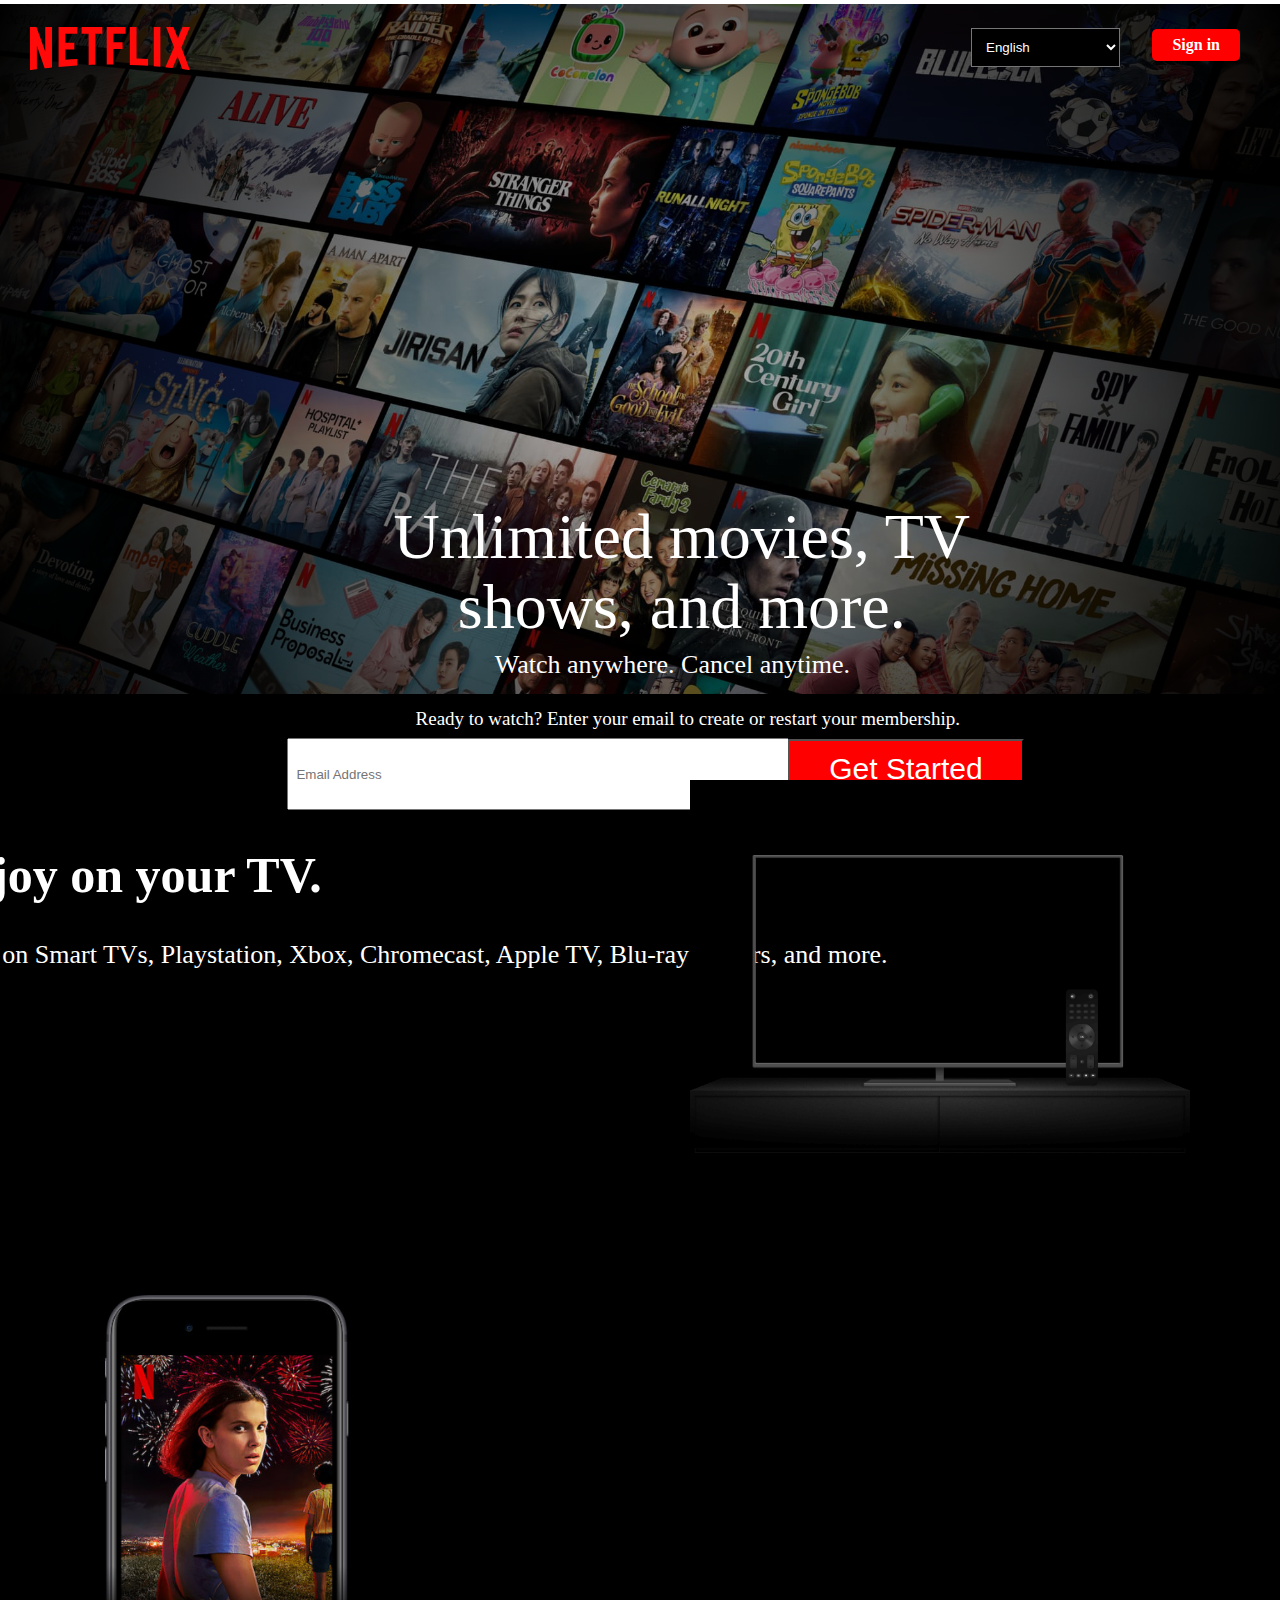
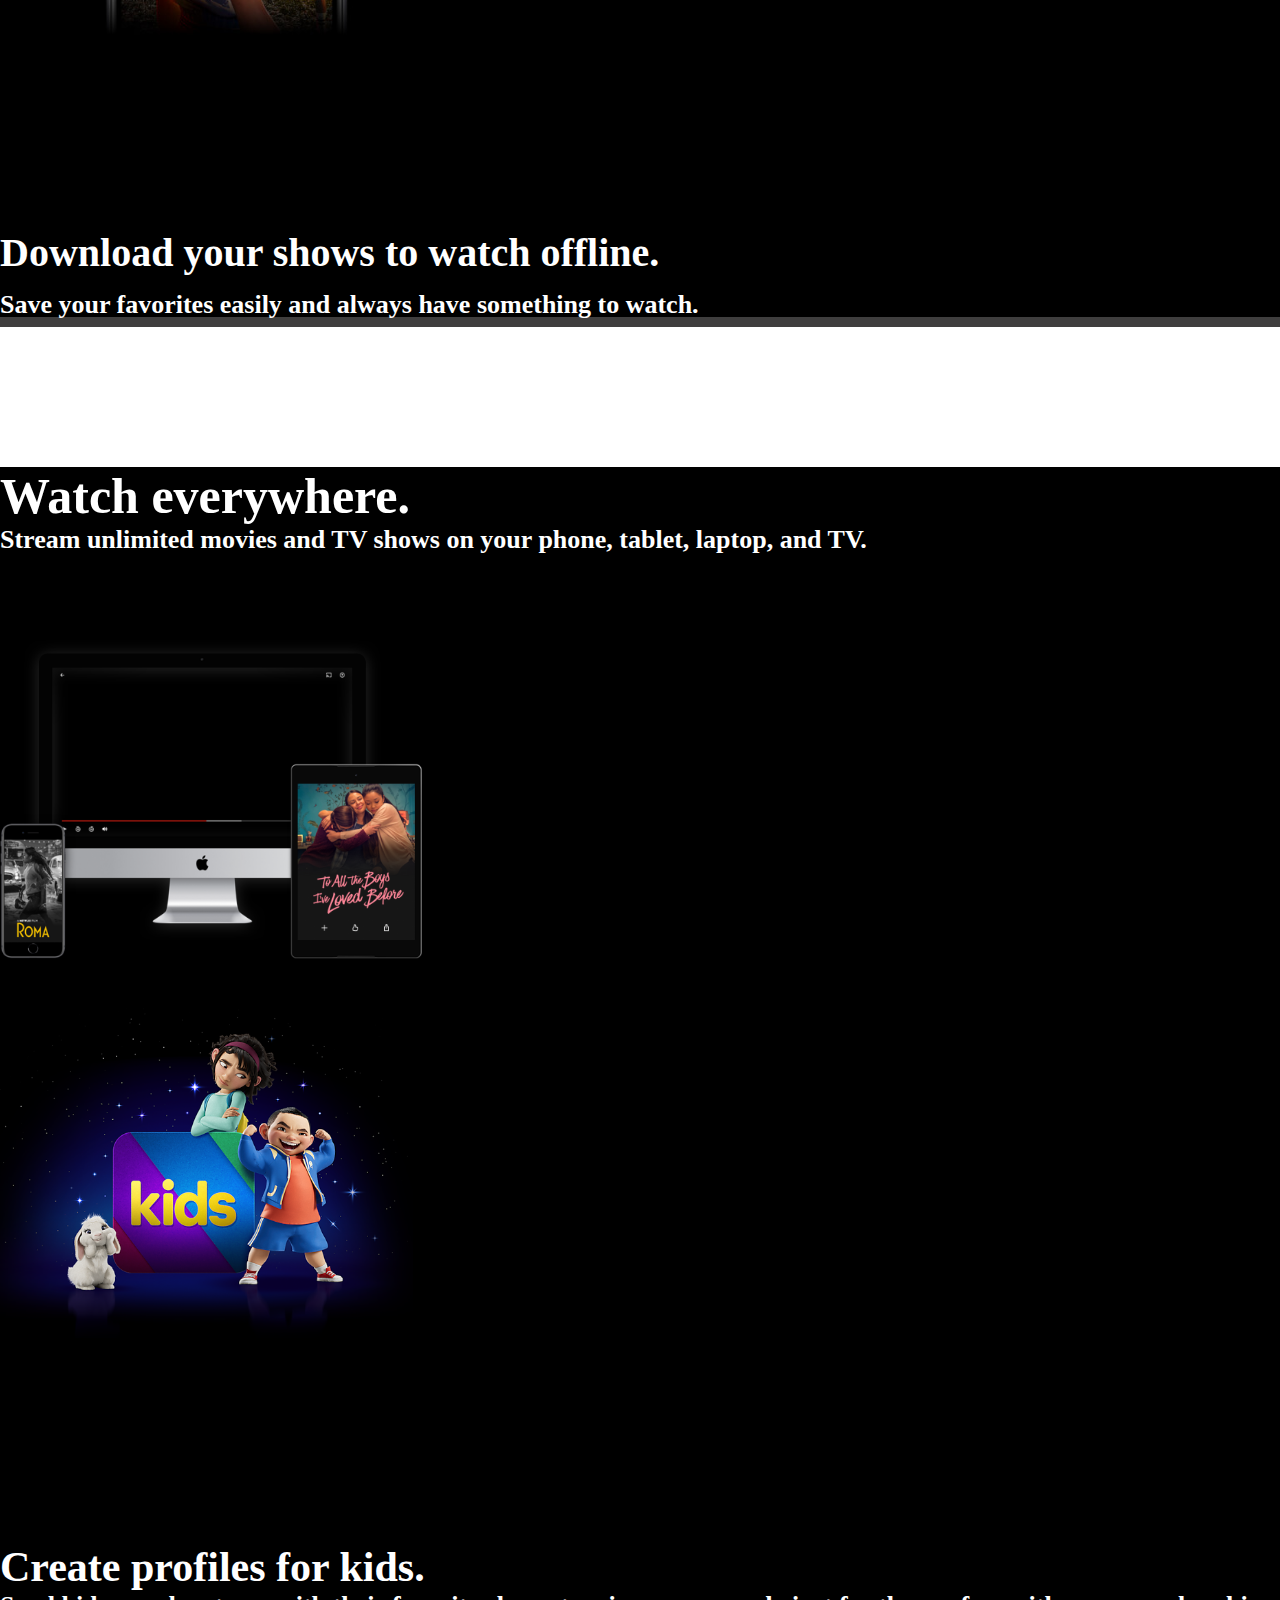
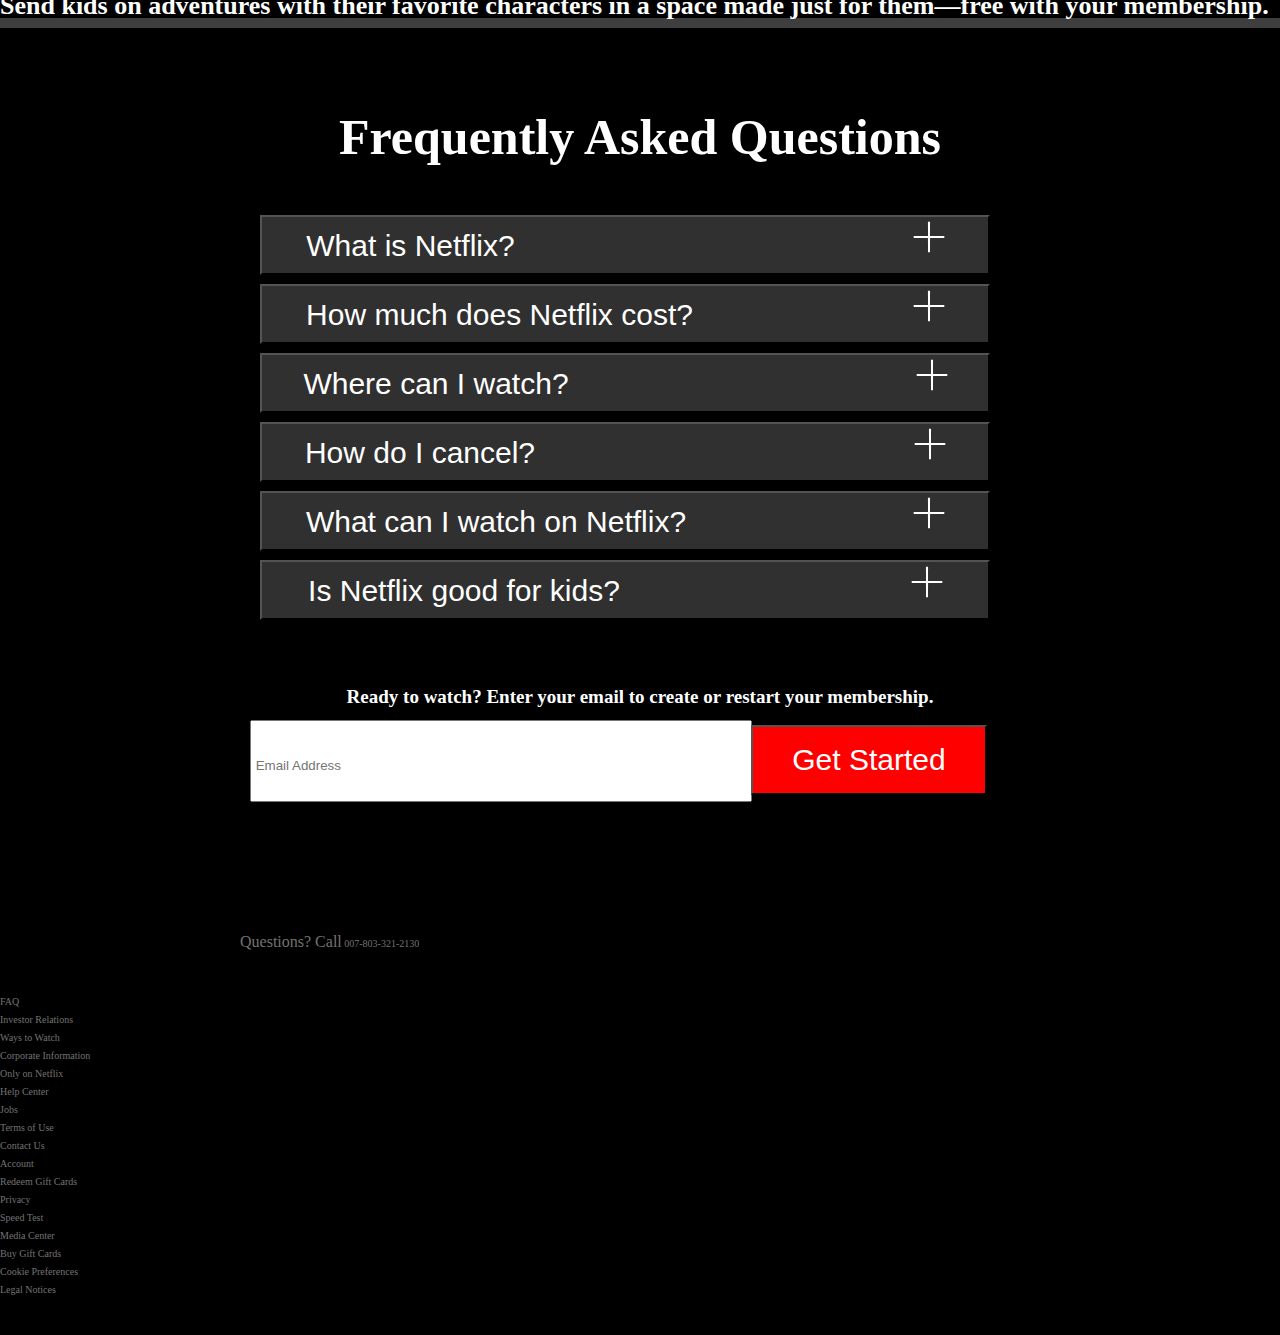
<file: index.html>
<!doctype html>
<html lang="en">

<head>
    <meta charset="utf-8">
    <meta name="viewport" content="width=device-width, initial-scale=1.0">
    <title>Netflix Indonesia</title>

    <link href="https://cdn.jsdelivr.net/npm/bootstrap@5.2.2/dist/css/bootstrap.min.css" rel="stylesheet"
        integrity="sha384-Zenh87qX5JnK2Jl0vWa8Ck2rdkQ2Bzep5IDxbcnCeuOxjzrPF/et3URy9Bv1WTRi" crossorigin="anonymous">
    <!-- My CSS -->
    <link rel="stylesheet" href="style.css">
</head>

<body>
    <div class="containe">
        <svg viewBox="0 0 111 30" data-uia="netflix-logo" class="svg-icon svg-icon-netflix-logo" aria-hidden="true"
            focusable="false">
            <g id="netflix-logo">
                <path
                    d="M105.06233,14.2806261 L110.999156,30 C109.249227,29.7497422 107.500234,29.4366857 105.718437,29.1554972 L102.374168,20.4686475 L98.9371075,28.4375293 C97.2499766,28.1563408 95.5928391,28.061674 93.9057081,27.8432843 L99.9372012,14.0931671 L94.4680851,-5.68434189e-14 L99.5313525,-5.68434189e-14 L102.593495,7.87421502 L105.874965,-5.68434189e-14 L110.999156,-5.68434189e-14 L105.06233,14.2806261 Z M90.4686475,-5.68434189e-14 L85.8749649,-5.68434189e-14 L85.8749649,27.2499766 C87.3746368,27.3437061 88.9371075,27.4055675 90.4686475,27.5930265 L90.4686475,-5.68434189e-14 Z M81.9055207,26.93692 C77.7186241,26.6557316 73.5307901,26.4064111 69.250164,26.3117443 L69.250164,-5.68434189e-14 L73.9366389,-5.68434189e-14 L73.9366389,21.8745899 C76.6248008,21.9373887 79.3120255,22.1557784 81.9055207,22.2804387 L81.9055207,26.93692 Z M64.2496954,10.6561065 L64.2496954,15.3435186 L57.8442216,15.3435186 L57.8442216,25.9996251 L53.2186709,25.9996251 L53.2186709,-5.68434189e-14 L66.3436123,-5.68434189e-14 L66.3436123,4.68741213 L57.8442216,4.68741213 L57.8442216,10.6561065 L64.2496954,10.6561065 Z M45.3435186,4.68741213 L45.3435186,26.2498828 C43.7810479,26.2498828 42.1876465,26.2498828 40.6561065,26.3117443 L40.6561065,4.68741213 L35.8121661,4.68741213 L35.8121661,-5.68434189e-14 L50.2183897,-5.68434189e-14 L50.2183897,4.68741213 L45.3435186,4.68741213 Z M30.749836,15.5928391 C28.687787,15.5928391 26.2498828,15.5928391 24.4999531,15.6875059 L24.4999531,22.6562939 C27.2499766,22.4678976 30,22.2495079 32.7809542,22.1557784 L32.7809542,26.6557316 L19.812541,27.6876933 L19.812541,-5.68434189e-14 L32.7809542,-5.68434189e-14 L32.7809542,4.68741213 L24.4999531,4.68741213 L24.4999531,10.9991564 C26.3126816,10.9991564 29.0936358,10.9054269 30.749836,10.9054269 L30.749836,15.5928391 Z M4.78114163,12.9684132 L4.78114163,29.3429562 C3.09401069,29.5313525 1.59340144,29.7497422 0,30 L0,-5.68434189e-14 L4.4690224,-5.68434189e-14 L10.562377,17.0315868 L10.562377,-5.68434189e-14 L15.2497891,-5.68434189e-14 L15.2497891,28.061674 C13.5935889,28.3437998 11.906458,28.4375293 10.1246602,28.6868498 L4.78114163,12.9684132 Z"
                    id="Fill-14"></path>
            </g>
        </svg>

        <select data-uia="language-picker-header" class="ui-select medium" id="lang-switcher-header-select" tabindex="0"
            placeholder="lang-switcher">
            <option lang="id" value="/id/" data-language="id" data-country="ID">Bahasa Indonesia</option>
            <option selected="" lang="en" value="/id-en/" data-language="en" data-country="ID">English</option>
        </select>
        <a href="sign.html" class="button">Sign in</a>
    </div>
    <div class="jumbotron">
        <h1>Unlimited movies, TV <br>shows, and more.</h1>
        <h2>Watch anywhere. Cancel anytime.</h2>
        <h3>Ready to watch? Enter your email to create or restart your membership.</h3>
        <form action="">
            <input type="email" id="email" name="email" placeholder="  Email Address">
            <button for="email">Get Started</button>
        </form>
    </div>

    <div class="garis">
        <hr>
    </div>

    <div class="enjoy">
        <div class="container">
            <div class="row justify-content-evenly">
                <div class="col-7">
                    <h1>Enjoy on your TV.</h1>
                    <h2>Watch on Smart TVs, Playstation, Xbox, Chromecast, Apple TV, Blu-ray players, and more.</h2>
                </div>
                <div class="col-4">
                    <img src="img/tv.png" alt="">
                    <div class="our-story-card-animation" data-uia="our-story-card-animation"><video
                            class="our-story-card-video" data-uia="our-story-card-video" autoplay="" playsinline=""
                            muted="" loop="">
                            <source
                                src="https://assets.nflxext.com/ffe/siteui/acquisition/ourStory/fuji/desktop/video-tv-0819.m4v"
                                type="video/mp4">
                        </video>
                    </div>
                </div>
            </div>
        </div>
    </div>
    <div class="garis">
        <hr>
    </div>

    <div class="download">
        <div class="container">
            <div class="row row justify-content-evenly">
                <div class="col-6">
                    <img src="img/download.jpg" alt="">
                </div>
                <div class="col-6">
                    <h1>Download your shows to watch offline.</h1>
                    <h2>Save your favorites easily and always have something to watch.</h2>
                </div>
            </div>
        </div>
    </div>

    <div class="garis">
        <hr>
    </div>

    <div class="watch">
        <div class="container">
            <div class="row justify-content-evenly">
                <div class="col-7">
                    <h1>Watch everywhere.</h1>
                    <h2>Stream unlimited movies and TV shows on your phone, tablet, laptop, and TV.</h2>
                </div>
                <div class="col-5">

                    <img src="img/device-pile-id.png" alt="">
                    <div class="our-story-card-animation" data-uia="our-story-card-animation"><video
                            class="our-story-card-video" data-uia="our-story-card-video" autoplay="" playsinline=""
                            muted="" loop="">
                            <source
                                src="https://assets.nflxext.com/ffe/siteui/acquisition/ourStory/fuji/desktop/video-devices-id.m4v"
                                type="video/mp4">
                        </video>
                        <div class="our-story-card-animation-text"></div>
                        <div class="our-story-card-animation-custom" data-uia="our-story-card-custom"
                            aria-hidden="true"></div>
                    </div>
                </div>
            </div>
        </div>
    </div>

    <div class="garis">
        <hr>
    </div>

    <div class="create">
        <div class="container">
            <div class="row justify-content-evenly">
                <div class="row ">
                    <div class="col-6">
                        <img src="img/create.png" alt="">
                    </div>

                    <div class="col-6">
                        <h1>Create profiles for kids.</h1>
                        <h2>Send kids on adventures with their favorite characters in a space made just for them—free
                            with your membership.</h2>
                    </div>
                </div>
            </div>
        </div>

        <div class="garis">
            <hr>
        </div>

        <div class="question">
            <div class="container">
                <h1>Frequently Asked Questions</h1>
            </div>

            <div class="question">
                <button class="faq-question">What is Netflix?<svg id="thin-x" viewBox="0 0 26 26"
                        class="svg-icon svg-icon-thin-x svg-closed" focusable="true">
                        <path
                            d="M10.5 9.3L1.8 0.5 0.5 1.8 9.3 10.5 0.5 19.3 1.8 20.5 10.5 11.8 19.3 20.5 20.5 19.3 11.8 10.5 20.5 1.8 19.3 0.5 10.5 9.3Z">
                        </path>
                    </svg></button>
            </div>
            <div class="question-1">
                <button class="faq-question">How much does Netflix cost?<svg id="thin-x" viewBox="0 0 26 26"
                        class="svg-icon svg-icon-thin-x svg-closed" focusable="true">
                        <path
                            d="M10.5 9.3L1.8 0.5 0.5 1.8 9.3 10.5 0.5 19.3 1.8 20.5 10.5 11.8 19.3 20.5 20.5 19.3 11.8 10.5 20.5 1.8 19.3 0.5 10.5 9.3Z">
                        </path>
                    </svg></button>
            </div>

            <div class="question-2">
                <button class="faq-question question-2">Where can I watch?<svg id="thin-x" viewBox="0 0 26 26"
                        class="svg-icon svg-icon-thin-x svg-closed" focusable="true">
                        <path
                            d="M10.5 9.3L1.8 0.5 0.5 1.8 9.3 10.5 0.5 19.3 1.8 20.5 10.5 11.8 19.3 20.5 20.5 19.3 11.8 10.5 20.5 1.8 19.3 0.5 10.5 9.3Z">
                        </path>
                    </svg></button>
            </div>

            <div class="question-3">
                <button class="faq-question question-3">How do I cancel?<svg id="thin-x" viewBox="0 0 26 26"
                        class="svg-icon svg-icon-thin-x svg-closed" focusable="true">
                        <path
                            d="M10.5 9.3L1.8 0.5 0.5 1.8 9.3 10.5 0.5 19.3 1.8 20.5 10.5 11.8 19.3 20.5 20.5 19.3 11.8 10.5 20.5 1.8 19.3 0.5 10.5 9.3Z">
                        </path>
                    </svg></button>
            </div>

            <div class="question-4">
                <button class="faq-question question-4">What can I watch on Netflix?<svg id="thin-x" viewBox="0 0 26 26"
                        class="svg-icon svg-icon-thin-x svg-closed" focusable="true">
                        <path
                            d="M10.5 9.3L1.8 0.5 0.5 1.8 9.3 10.5 0.5 19.3 1.8 20.5 10.5 11.8 19.3 20.5 20.5 19.3 11.8 10.5 20.5 1.8 19.3 0.5 10.5 9.3Z">
                        </path>
                    </svg></button>
            </div>

            <div class="question-5">
                <button class="faq-question question-5">Is Netflix good for kids?<svg id="thin-x" viewBox="0 0 26 26"
                        class="svg-icon svg-icon-thin-x svg-closed" focusable="true">
                        <path
                            d="M10.5 9.3L1.8 0.5 0.5 1.8 9.3 10.5 0.5 19.3 1.8 20.5 10.5 11.8 19.3 20.5 20.5 19.3 11.8 10.5 20.5 1.8 19.3 0.5 10.5 9.3Z">
                        </path>
                    </svg></button>
            </div>
            <h3>Ready to watch? Enter your email to create or restart your membership. </h3>
            <form action="">
                <input type="email" id="email" name="email" placeholder=" Email Address" class="from">
                <button for="email" class="button-1">Get Started</button>
            </form>
        </div>
    </div>
    </div>
    </div>
    </div>
    </div>

    <div class="garis">
        <hr>
    </div>

    <div class="footer">
        <p>Questions? Call<a href=""> 007-803-321-2130</a></p>
        <ul>
            <div class="row justify-content-center">
                <div class="col-2">
                    <li><a href="faq.html">FAQ</a></li>
                    <li><a href="">Investor Relations</a></li>
                    <li><a href="">Ways to Watch</a></li>
                    <li><a href="">Corporate Information</a></li>
                    <li><a href="">Only on Netflix</a></li>
                </div>
                <div class="col-2">
                    <li><a href="help.html">Help Center</a></li>
                    <li><a href="">Jobs</a></li>
                    <li><a href="">Terms of Use</a></li>
                    <li><a href="">Contact Us</a></li>
                </div>
                <div class="col-2">
                    <li><a href="">Account</a></li>
                    <li><a href="">Redeem Gift Cards</a></li>
                    <li><a href="">Privacy</a></li>
                    <li><a href="">Speed Test</a></li>
                </div>
                <div class="col-2">
                    <li><a href="">Media Center</a></li>
                    <li><a href="">Buy Gift Cards</a></li>
                    <li><a href="">Cookie Preferences</a></li>
                    <li><a href="">Legal Notices</a></li>
                </div>
            </div>
        </ul>
    </div>





    <script src="https://cdn.jsdelivr.net/npm/bootstrap@5.2.2/dist/js/bootstrap.bundle.min.js"
        integrity="sha384-OERcA2EqjJCMA+/3y+gxIOqMEjwtxJY7qPCqsdltbNJuaOe923+mo//f6V8Qbsw3"
        crossorigin="anonymous"></script>
</body>

</html>
</file>
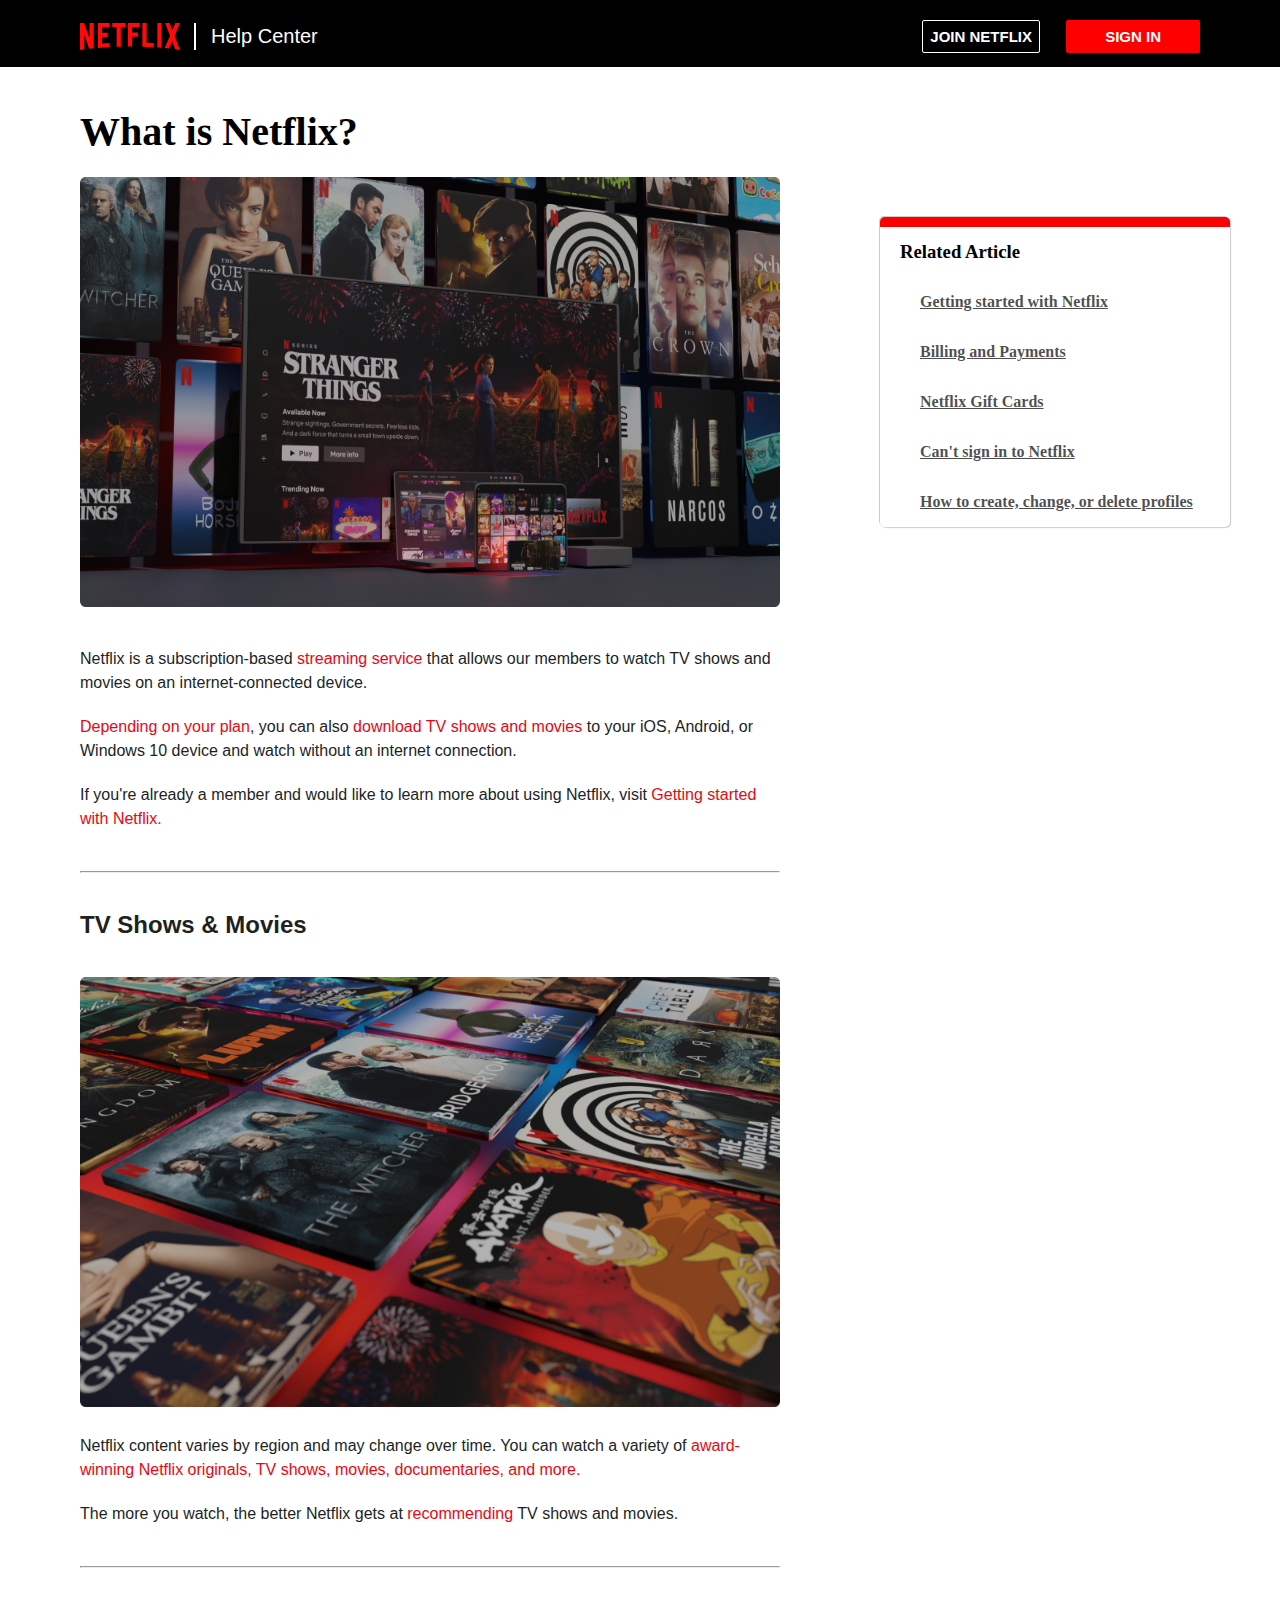
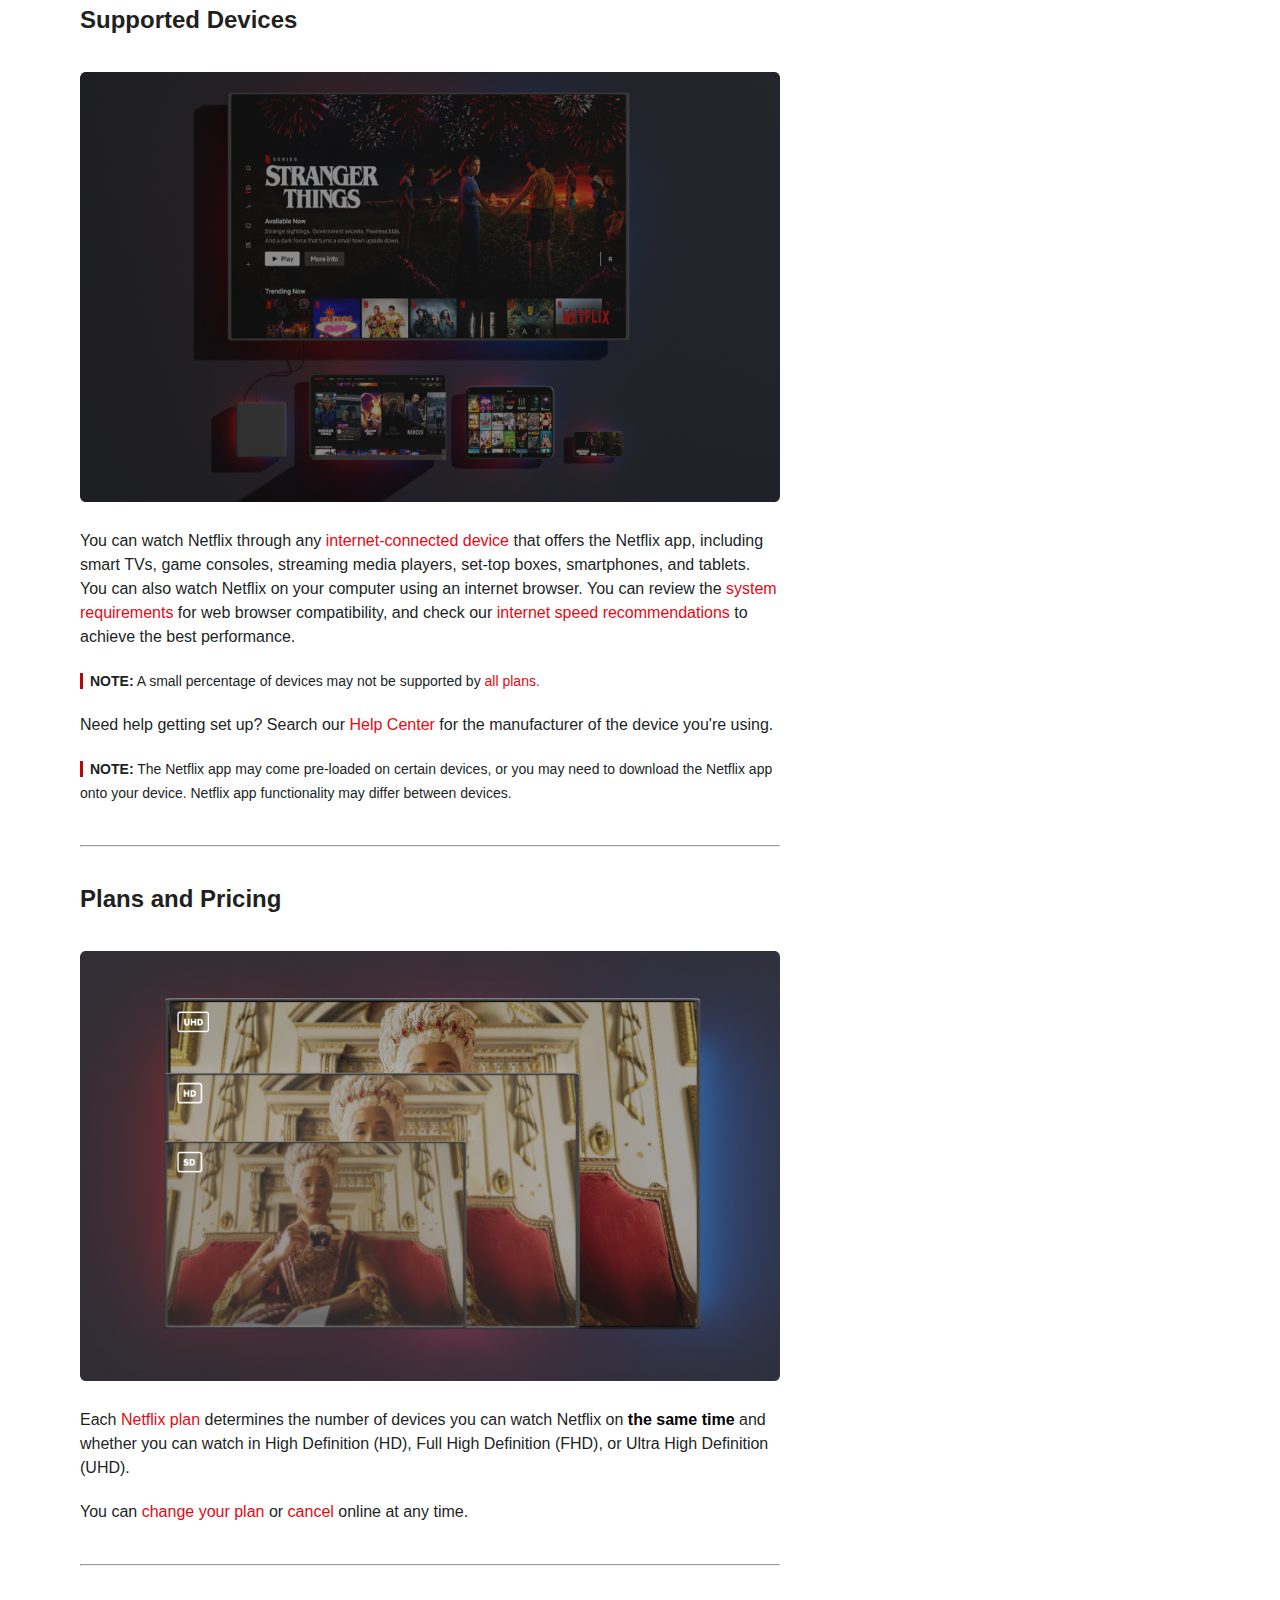
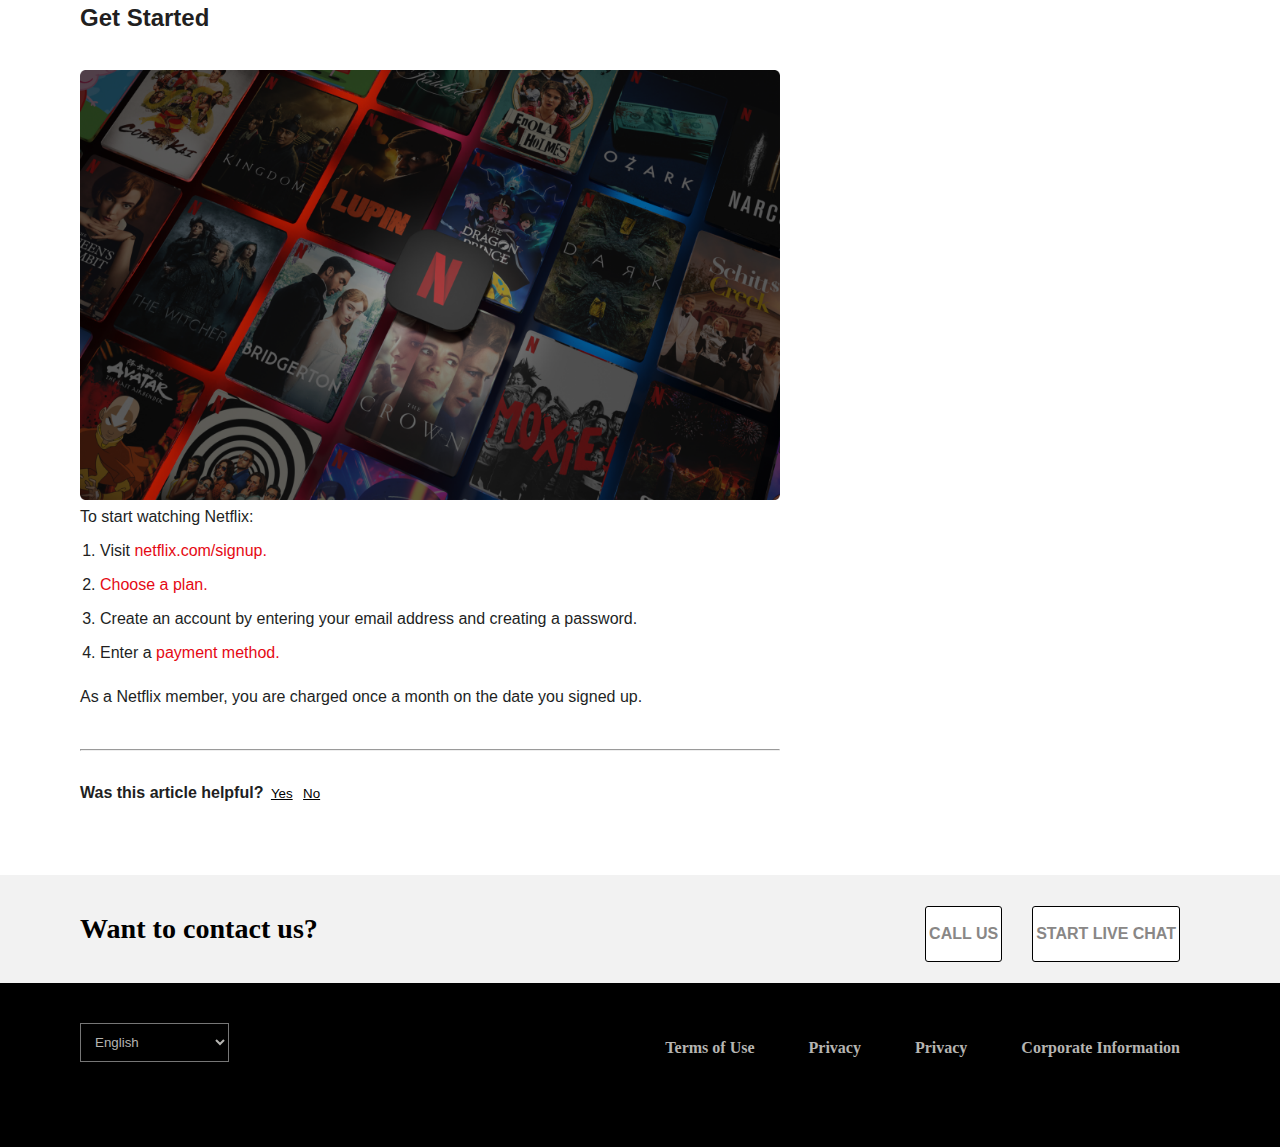
<file: faq.html>
<!DOCTYPE html>
<html lang="en">

<head>
    <meta charset="UTF-8">
    <meta http-equiv="X-UA-Compatible" content="IE=edge">
    <meta name="viewport" content="width=device-width, initial-scale=1.0">
    <title>Document</title>
    <link rel="stylesheet" href="faq.css">
</head>

<body>
    <div class="container">
        <svg viewBox="0 0 111 30" data-uia="netflix-logo" class="svg-icon svg-icon-netflix-logo" aria-hidden="true"
            focusable="false">
            <g id="netflix-logo">
                <path
                    d="M105.06233,14.2806261 L110.999156,30 C109.249227,29.7497422 107.500234,29.4366857 105.718437,29.1554972 L102.374168,20.4686475 L98.9371075,28.4375293 C97.2499766,28.1563408 95.5928391,28.061674 93.9057081,27.8432843 L99.9372012,14.0931671 L94.4680851,-5.68434189e-14 L99.5313525,-5.68434189e-14 L102.593495,7.87421502 L105.874965,-5.68434189e-14 L110.999156,-5.68434189e-14 L105.06233,14.2806261 Z M90.4686475,-5.68434189e-14 L85.8749649,-5.68434189e-14 L85.8749649,27.2499766 C87.3746368,27.3437061 88.9371075,27.4055675 90.4686475,27.5930265 L90.4686475,-5.68434189e-14 Z M81.9055207,26.93692 C77.7186241,26.6557316 73.5307901,26.4064111 69.250164,26.3117443 L69.250164,-5.68434189e-14 L73.9366389,-5.68434189e-14 L73.9366389,21.8745899 C76.6248008,21.9373887 79.3120255,22.1557784 81.9055207,22.2804387 L81.9055207,26.93692 Z M64.2496954,10.6561065 L64.2496954,15.3435186 L57.8442216,15.3435186 L57.8442216,25.9996251 L53.2186709,25.9996251 L53.2186709,-5.68434189e-14 L66.3436123,-5.68434189e-14 L66.3436123,4.68741213 L57.8442216,4.68741213 L57.8442216,10.6561065 L64.2496954,10.6561065 Z M45.3435186,4.68741213 L45.3435186,26.2498828 C43.7810479,26.2498828 42.1876465,26.2498828 40.6561065,26.3117443 L40.6561065,4.68741213 L35.8121661,4.68741213 L35.8121661,-5.68434189e-14 L50.2183897,-5.68434189e-14 L50.2183897,4.68741213 L45.3435186,4.68741213 Z M30.749836,15.5928391 C28.687787,15.5928391 26.2498828,15.5928391 24.4999531,15.6875059 L24.4999531,22.6562939 C27.2499766,22.4678976 30,22.2495079 32.7809542,22.1557784 L32.7809542,26.6557316 L19.812541,27.6876933 L19.812541,-5.68434189e-14 L32.7809542,-5.68434189e-14 L32.7809542,4.68741213 L24.4999531,4.68741213 L24.4999531,10.9991564 C26.3126816,10.9991564 29.0936358,10.9054269 30.749836,10.9054269 L30.749836,15.5928391 Z M4.78114163,12.9684132 L4.78114163,29.3429562 C3.09401069,29.5313525 1.59340144,29.7497422 0,30 L0,-5.68434189e-14 L4.4690224,-5.68434189e-14 L10.562377,17.0315868 L10.562377,-5.68434189e-14 L15.2497891,-5.68434189e-14 L15.2497891,28.061674 C13.5935889,28.3437998 11.906458,28.4375293 10.1246602,28.6868498 L4.78114163,12.9684132 Z"
                    id="Fill-14"></path>
            </g>
        </svg>
        <a href="">Help Center</a>
        <div class="join-netflix">
            <a href="">join netflix</a>
        </div>
        <div class="signin">
            <a href="">sign in</a>
        </div>
    </div>

    <div class="main">
        <h1>What is Netflix?</h1>

        <div class="related">
            <h3>Related Article</h3>
            <ul>
                <li><a href="">Getting started with Netflix</a></li>
                <li><a href="">Billing and Payments</a></li>
                <li><a href="">Netflix Gift Cards</a></li>
                <li><a href="">Can't sign in to Netflix</a></li>
                <li><a href="">How to create, change, or delete profiles</a></li>
            </ul>
        </div>

        <img src="img/img1.png" alt="">
        <div class="paraghrap">
            <p>Netflix is a subscription-based <a href=""> streaming service</a> that allows our members to watch TV
                shows and movies on
                an internet-connected device.

            </p>
            <p><a href="">Depending on your plan</a>, you can also <a href=""> download TV shows and movies</a> to your
                iOS, Android, or
                Windows 10
                device and watch without an internet connection.</p>
            <p>If you're already a member and would like to learn more about using Netflix, visit <a href="">Getting
                    started with
                    Netflix.</a>
            </p>

            <hr>

            <h2>TV Shows & Movies</h2>
            <img src="img/img2.png" alt="">
            <p>Netflix content varies by region and may change over time. You can watch a variety of <a href="">
                    award-winning
                    Netflix
                    originals, TV shows, movies, documentaries, and more.</a></p>
            <p>The more you watch, the better Netflix gets at <a href="">recommending</a> TV shows and movies.</p>

            <hr>

            <h2>Supported Devices</h2>
            <img src="img/img3.png" alt="">
            <p>You can watch Netflix through any <a href="">internet-connected device</a> that offers the Netflix app,
                including smart
                TVs, game consoles, streaming media players, set-top boxes, smartphones, and tablets. You can also watch
                Netflix on your computer using an internet browser. You can review the <a href="">system
                    requirements</a> for web
                browser compatibility, and check our <a href="">internet speed recommendations</a> to achieve the best
                performance.
            </p>
            <p class="note">
                <strong class="note-1">NOTE:</strong> A small percentage of devices may not be supported by <a
                    href="">all plans.</a>
            </p>

            <p>Need help getting set up? Search our <a href="">Help Center</a> for the manufacturer of the device you're
                using.</p>

            <p class="note"><strong class="note-1">NOTE:</strong> The Netflix app may come pre-loaded on certain
                devices, or you may
                need to
                download the Netflix app onto your device. Netflix app functionality may differ between devices.
            </p>

            <hr>

            <h2>Plans and Pricing</h2>
            <img src="img/img4.png" alt="">
            <p>Each <a href="">Netflix plan</a> determines the number of devices you can watch Netflix on <strong
                    style="color:rgb(4, 2, 2);"> the same time</strong> and whether
                you can watch in High Definition (HD), Full High Definition (FHD), or Ultra High Definition (UHD).</p>
            <p>You can <a href="">change your plan</a> or <a href="">cancel</a> online at any time.</p>

            <hr>

            <h2>Get Started</h2>
            <img src="img/img5.png" alt="">
            <div class="watching">

                <p class="start">To start watching Netflix:</p>
                <ol>
                    <li>
                        <p>Visit <a href="">netflix.com/signup.</a></p>
                    </li>
                    <li>
                        <p><a href="">Choose a plan. </a></p>
                    </li>
                    <li>
                        <p>Create an account by entering your email address and creating a password.

                        </p>
                    </li>
                    <li>
                        <p>Enter a <a href="">payment method.</a></p>
                    </li>
                </ol>
                <p>As a Netflix member, you are charged once a month on the date you signed up.</p>

                <hr>

                <div class="help">
                    <strong>Was this article helpful?
                    </strong>
                    <button>Yes</button>
                    <button>No</button>
                </div>
            </div>
        </div>

        <div class="contact">
            <h3>Want to contact us?</h3>
            <a href="">Start Live Chat</a>
            <a href="">Call Us</a>
        </div>

        <div class="footer">
            <select id="lang-switcher" aria-label="Select your preferred language:">

                <option value="id">Bahasa Indonesia</option>

                <option value="cs">Čeština</option>

                <option value="da">Dansk</option>

                <option value="de">Deutsch</option>

                <option value="en" selected="selected">English</option>

                <option value="es">Español</option>

                <option value="fil">Filipino</option>

                <option value="fr">Français</option>

                <option value="hr">Hrvatski</option>

                <option value="it">Italiano</option>

                <option value="hu">Magyar</option>

                <option value="ms">Melayu</option>

                <option value="nl">Nederlands</option>

                <option value="nb">Norsk Bokmål</option>

                <option value="pl">Polski</option>

                <option value="pt">Português</option>

                <option value="ro">Română</option>

                <option value="fi">Suomi</option>

                <option value="sv">Svenska</option>

                <option value="vi">Tiếng Việt</option>

                <option value="tr">Türkçe</option>

                <option value="el">Ελληνικά</option>

                <option value="ru">Русский</option>

                <option value="uk">Українська</option>

                <option value="he">עברית</option>

                <option value="ar">العربية</option>

                <option value="hi">हिन्दी</option>

                <option value="th">ไทย</option>

                <option value="zh-tw">中文</option>

                <option value="ja">日本語</option>

                <option value="ko">한국어</option>

            </select>

            <ul>
                <li><a href="">Terms of Use</a></li>
                <li><a href="">Privacy</a></li>
                <li><a href="">Privacy</a></li>
                <li><a href="">Corporate Information</a></li>
            </ul>
        </div>
</body>

</html>
</file>
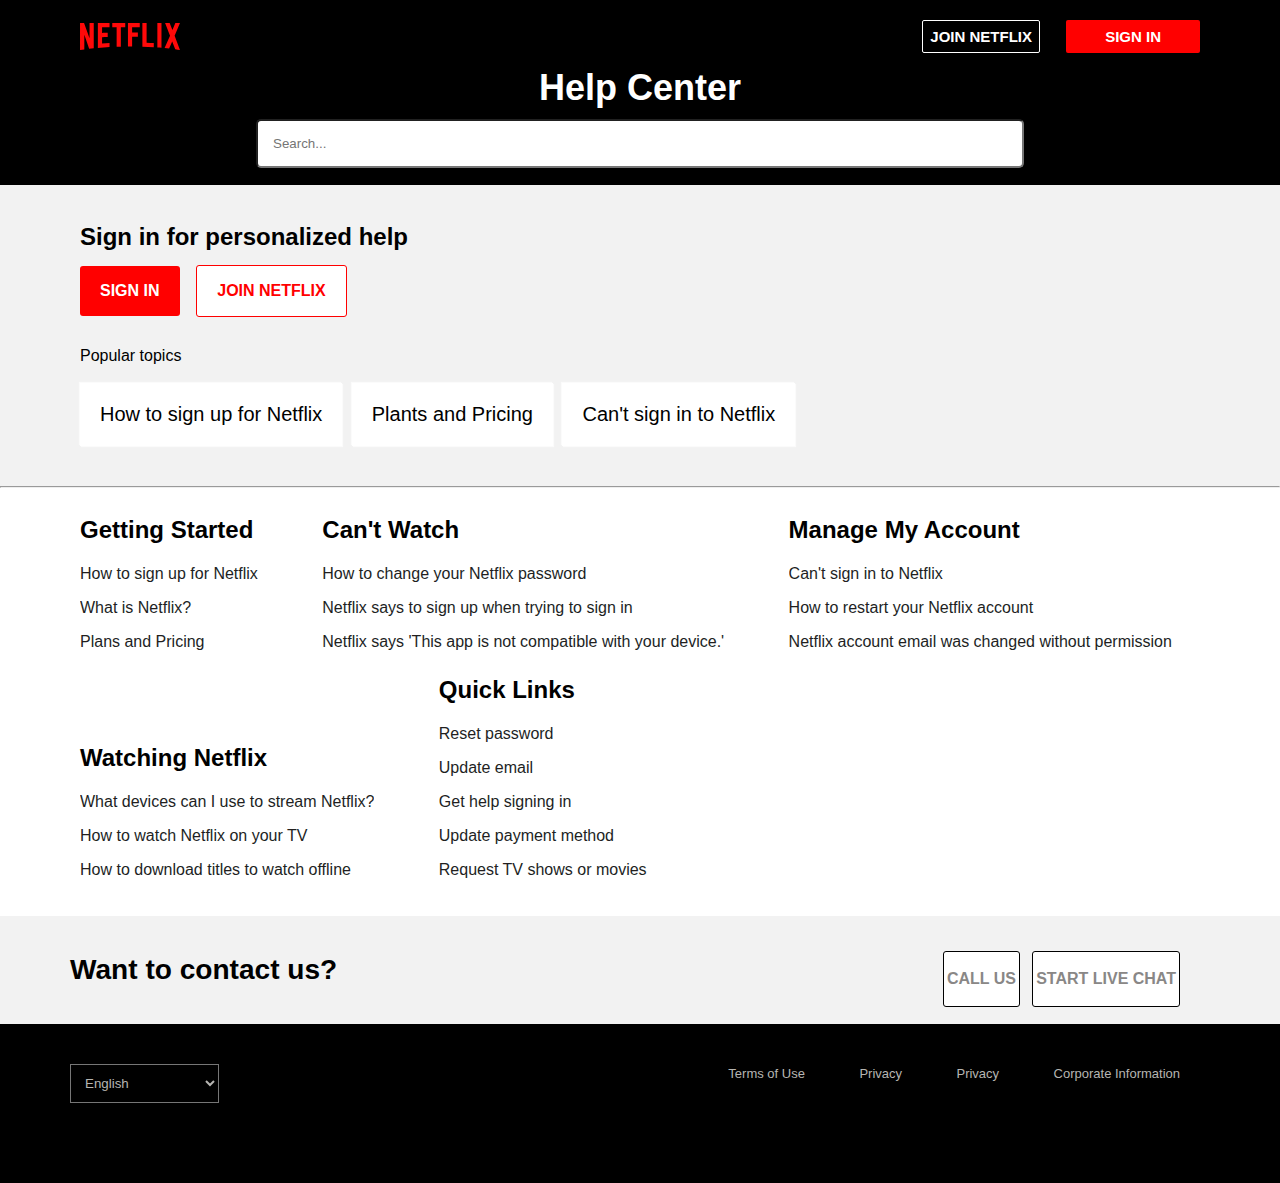
<file: help.html>
<!DOCTYPE html>
<html lang="en">

<head>
    <meta charset="UTF-8">
    <meta http-equiv="X-UA-Compatible" content="IE=edge">
    <meta name="viewport" content="width=device-width, initial-scale=1.0">
    <title>Document</title>
    <link rel="stylesheet" href="help.css">
    <!-- Icons -->
</head>

<body>
    <div class="container">
        <svg viewBox="0 0 111 30" data-uia="netflix-logo" class="svg-icon svg-icon-netflix-logo" aria-hidden="true"
            focusable="false">
            <g id="netflix-logo">
                <path
                    d="M105.06233,14.2806261 L110.999156,30 C109.249227,29.7497422 107.500234,29.4366857 105.718437,29.1554972 L102.374168,20.4686475 L98.9371075,28.4375293 C97.2499766,28.1563408 95.5928391,28.061674 93.9057081,27.8432843 L99.9372012,14.0931671 L94.4680851,-5.68434189e-14 L99.5313525,-5.68434189e-14 L102.593495,7.87421502 L105.874965,-5.68434189e-14 L110.999156,-5.68434189e-14 L105.06233,14.2806261 Z M90.4686475,-5.68434189e-14 L85.8749649,-5.68434189e-14 L85.8749649,27.2499766 C87.3746368,27.3437061 88.9371075,27.4055675 90.4686475,27.5930265 L90.4686475,-5.68434189e-14 Z M81.9055207,26.93692 C77.7186241,26.6557316 73.5307901,26.4064111 69.250164,26.3117443 L69.250164,-5.68434189e-14 L73.9366389,-5.68434189e-14 L73.9366389,21.8745899 C76.6248008,21.9373887 79.3120255,22.1557784 81.9055207,22.2804387 L81.9055207,26.93692 Z M64.2496954,10.6561065 L64.2496954,15.3435186 L57.8442216,15.3435186 L57.8442216,25.9996251 L53.2186709,25.9996251 L53.2186709,-5.68434189e-14 L66.3436123,-5.68434189e-14 L66.3436123,4.68741213 L57.8442216,4.68741213 L57.8442216,10.6561065 L64.2496954,10.6561065 Z M45.3435186,4.68741213 L45.3435186,26.2498828 C43.7810479,26.2498828 42.1876465,26.2498828 40.6561065,26.3117443 L40.6561065,4.68741213 L35.8121661,4.68741213 L35.8121661,-5.68434189e-14 L50.2183897,-5.68434189e-14 L50.2183897,4.68741213 L45.3435186,4.68741213 Z M30.749836,15.5928391 C28.687787,15.5928391 26.2498828,15.5928391 24.4999531,15.6875059 L24.4999531,22.6562939 C27.2499766,22.4678976 30,22.2495079 32.7809542,22.1557784 L32.7809542,26.6557316 L19.812541,27.6876933 L19.812541,-5.68434189e-14 L32.7809542,-5.68434189e-14 L32.7809542,4.68741213 L24.4999531,4.68741213 L24.4999531,10.9991564 C26.3126816,10.9991564 29.0936358,10.9054269 30.749836,10.9054269 L30.749836,15.5928391 Z M4.78114163,12.9684132 L4.78114163,29.3429562 C3.09401069,29.5313525 1.59340144,29.7497422 0,30 L0,-5.68434189e-14 L4.4690224,-5.68434189e-14 L10.562377,17.0315868 L10.562377,-5.68434189e-14 L15.2497891,-5.68434189e-14 L15.2497891,28.061674 C13.5935889,28.3437998 11.906458,28.4375293 10.1246602,28.6868498 L4.78114163,12.9684132 Z"
                    id="Fill-14"></path>
            </g>
        </svg>


        <div class="join-netflix">
            <a href="">join netflix</a>
        </div>
        <div class="signin">
            <a href="sign.html">sign in</a>
        </div>
    </div>
    <div class="help-center">
        <h1><a href="help.html">Help Center</a></h1>
        <form>
            <input type="search" placeholder="Search...">
        </form>
    </div>

    <div class="main">
        <h2>Sign in for personalized help</h2>

        <div class="sign-in">
            <a class="signin" href="sign.html">Sign In</a>
            <a class="join" href="">Join Netflix</a>
        </div>

        <p>Popular topics</p>

        <div class="topics">
            <ul>
                <li> <a href="">How to sign up for Netflix</a></li>
                <li><a href="">Plants and Pricing</a></li>
                <li><a href="">Can't sign in to Netflix</a></li>
            </ul>
        </div>
        <hr>
    </div>

    <div class="started">
        <div class="main-1">
            <ul>
                <h2>Getting Started</h2>
                <li><a href="">How to sign up for Netflix</a></li>
                <li><a href="">What is Netflix?</a></li>
                <li><a href="">Plans and Pricing</a></li>
            </ul>

            <ul>
                <h2>Can't Watch</h2>
                <li><a href="">How to change your Netflix password</a></li>
                <li><a href="">Netflix says to sign up when trying to sign in</a></li>
                <li><a href="">Netflix says 'This app is not compatible with your device.'</a></li>
            </ul>

            <ul>
                <h2>Manage My Account</h2>
                <li><a href="">Can't sign in to Netflix</a></li>
                <li><a href="">How to restart your Netflix account</a></li>
                <li><a href="">Netflix account email was changed without permission</a></li>
            </ul>

            <ul>
                <h2>Watching Netflix</h2>
                <li><a href="">What devices can I use to stream Netflix?</a></li>
                <li><a href="">How to watch Netflix on your TV</a></li>
                <li><a href="">How to download titles to watch offline</a></li>
            </ul>

            <ul>
                <h2>Quick Links</h2>
                <li><a href="">Reset password</a></li>
                <li><a href="">Update email</a></li>
                <li><a href="">Get help signing in</a></li>
                <li><a href="">Update payment method</a></li>
                <li><a href="">Request TV shows or movies</a></li>
            </ul>
        </div>
    </div>

    <div class="contact">
        <h3>Want to contact us?</h3>
        <a class="start" href="">Call Us</a>
        <a href="">Start Live Chat</a>
    </div>
    </div>

    <div class="footer">
        <select id="lang-switcher" aria-label="Select your preferred language:">

            <option value="id">Bahasa Indonesia</option>

            <option value="cs">Čeština</option>

            <option value="da">Dansk</option>

            <option value="de">Deutsch</option>

            <option value="en" selected="selected">English</option>

            <option value="es">Español</option>

            <option value="fil">Filipino</option>

            <option value="fr">Français</option>

            <option value="hr">Hrvatski</option>

            <option value="it">Italiano</option>

            <option value="hu">Magyar</option>

            <option value="ms">Melayu</option>

            <option value="nl">Nederlands</option>

            <option value="nb">Norsk Bokmål</option>

            <option value="pl">Polski</option>

            <option value="pt">Português</option>

            <option value="ro">Română</option>

            <option value="fi">Suomi</option>

            <option value="sv">Svenska</option>

            <option value="vi">Tiếng Việt</option>

            <option value="tr">Türkçe</option>

            <option value="el">Ελληνικά</option>

            <option value="ru">Русский</option>

            <option value="uk">Українська</option>

            <option value="he">עברית</option>

            <option value="ar">العربية</option>

            <option value="hi">हिन्दी</option>

            <option value="th">ไทย</option>

            <option value="zh-tw">中文</option>

            <option value="ja">日本語</option>

            <option value="ko">한국어</option>

        </select>

        <ul>
            <li><a href="">Terms of Use</a></li>
            <li><a href="">Privacy</a></li>
            <li><a href="">Privacy</a></li>
            <li><a href="">Corporate Information</a></li>
        </ul>
    </div>
</body>

</html>
</file>
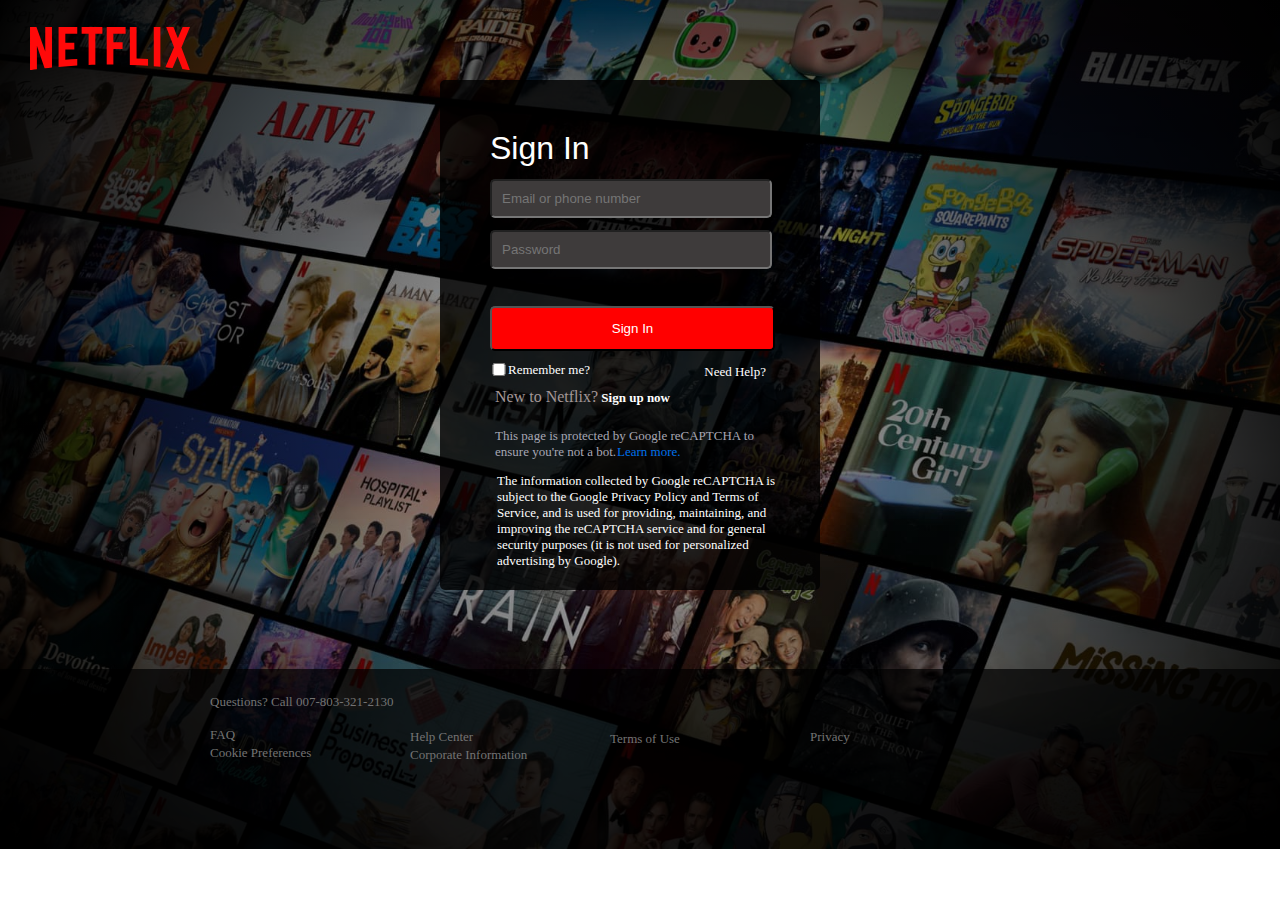
<file: sign.html>
<!DOCTYPE html>
<html lang="en">

<head>
    <meta charset="UTF-8">
    <meta http-equiv="X-UA-Compatible" content="IE=edge">
    <meta name="viewport" content="width=, initial-scale=1.0">
    <title>Netflix Sign in</title>

    <link rel="stylesheet" href="sign.css">
</head>

<body>
    <div class="containe">
        <svg viewBox="0 0 111 30" data-uia="netflix-logo" class="svg-icon svg-icon-netflix-logo" aria-hidden="true"
            focusable="false">
            <g id="netflix-logo">
                <path
                    d="M105.06233,14.2806261 L110.999156,30 C109.249227,29.7497422 107.500234,29.4366857 105.718437,29.1554972 L102.374168,20.4686475 L98.9371075,28.4375293 C97.2499766,28.1563408 95.5928391,28.061674 93.9057081,27.8432843 L99.9372012,14.0931671 L94.4680851,-5.68434189e-14 L99.5313525,-5.68434189e-14 L102.593495,7.87421502 L105.874965,-5.68434189e-14 L110.999156,-5.68434189e-14 L105.06233,14.2806261 Z M90.4686475,-5.68434189e-14 L85.8749649,-5.68434189e-14 L85.8749649,27.2499766 C87.3746368,27.3437061 88.9371075,27.4055675 90.4686475,27.5930265 L90.4686475,-5.68434189e-14 Z M81.9055207,26.93692 C77.7186241,26.6557316 73.5307901,26.4064111 69.250164,26.3117443 L69.250164,-5.68434189e-14 L73.9366389,-5.68434189e-14 L73.9366389,21.8745899 C76.6248008,21.9373887 79.3120255,22.1557784 81.9055207,22.2804387 L81.9055207,26.93692 Z M64.2496954,10.6561065 L64.2496954,15.3435186 L57.8442216,15.3435186 L57.8442216,25.9996251 L53.2186709,25.9996251 L53.2186709,-5.68434189e-14 L66.3436123,-5.68434189e-14 L66.3436123,4.68741213 L57.8442216,4.68741213 L57.8442216,10.6561065 L64.2496954,10.6561065 Z M45.3435186,4.68741213 L45.3435186,26.2498828 C43.7810479,26.2498828 42.1876465,26.2498828 40.6561065,26.3117443 L40.6561065,4.68741213 L35.8121661,4.68741213 L35.8121661,-5.68434189e-14 L50.2183897,-5.68434189e-14 L50.2183897,4.68741213 L45.3435186,4.68741213 Z M30.749836,15.5928391 C28.687787,15.5928391 26.2498828,15.5928391 24.4999531,15.6875059 L24.4999531,22.6562939 C27.2499766,22.4678976 30,22.2495079 32.7809542,22.1557784 L32.7809542,26.6557316 L19.812541,27.6876933 L19.812541,-5.68434189e-14 L32.7809542,-5.68434189e-14 L32.7809542,4.68741213 L24.4999531,4.68741213 L24.4999531,10.9991564 C26.3126816,10.9991564 29.0936358,10.9054269 30.749836,10.9054269 L30.749836,15.5928391 Z M4.78114163,12.9684132 L4.78114163,29.3429562 C3.09401069,29.5313525 1.59340144,29.7497422 0,30 L0,-5.68434189e-14 L4.4690224,-5.68434189e-14 L10.562377,17.0315868 L10.562377,-5.68434189e-14 L15.2497891,-5.68434189e-14 L15.2497891,28.061674 C13.5935889,28.3437998 11.906458,28.4375293 10.1246602,28.6868498 L4.78114163,12.9684132 Z"
                    id="Fill-14"></path>
            </g>
        </svg>
    </div>

    <div class="jumbotron">
    </div>
    <div class="sign">
        <h1>Sign In</h1>
        <form action="">
            <input type="email" name="email" id="email" placeholder="Email or phone number">
            <input type="password" name="password" id="password" placeholder="Password">
            <button type="submit" class="submit">Sign In</button>
            <input type="checkbox" class="checkbox">
        </form>
        <p>Remember me?</p>
        <a href="">Need Help?</a>
        <div class="sign-1">New to Netflix?<a href=""> Sign up now</a></div>
        <p class="learn">This page is protected by Google reCAPTCHA to ensure you're not a bot. <a href="">Learn
                more.</a></p>

        <div class="learn-more">
            The information collected by Google reCAPTCHA is subject to the Google Privacy Policy and Terms of
            Service,
            and is used for providing, maintaining, and improving the reCAPTCHA service and for general security
            purposes (it is not used for personalized advertising by Google).
        </div>
    </div>

    <div class="footer">
        <p>Questions? Call<a href=""> 007-803-321-2130</a></p>
        <ul>
            <div class="row justify-content-center">
                <div class="col-1">
                    <li><a href="faq.html">FAQ</a></li>
                    <li><a href="">Cookie Preferences</a></li>
                </div>
                <div class="col-2">
                    <li><a href="help.html">Help Center</a></li>
                    <li><a href="">Corporate Information</a></li>
                </div>
                <div class="col-3">
                    <li><a href="">Terms of Use</a></li>
                </div>
                <div class="col-4">
                    <li><a href="">Privacy</a></li>
                </div>
            </div>
        </ul>
    </div>




    <script src="https://cdn.jsdelivr.net/npm/bootstrap@5.2.2/dist/js/bootstrap.bundle.min.js"
        integrity="sha384-OERcA2EqjJCMA+/3y+gxIOqMEjwtxJY7qPCqsdltbNJuaOe923+mo//f6V8Qbsw3"
        crossorigin="anonymous"></script>
</body>

</html>
</file>
<file: style.css>
* {
    padding: 0;
    margin: 0;
}

html,
body {
    max-width: 100%;
    overflow-x: hidden;
}

.paragraph {
    width: 150%;
}

.containe {
    margin-left: 30px;
}

.svg-icon {
    width: 160px;
    margin-top: 27px;
    fill: rgb(255, 9, 9);
}

.ui-select {
    margin-top: 28px;
    padding: 10px;
    position: absolute;
    top: 0;
    right: 160px;
}

.button {
    position: absolute;
    top: 0;
    right: 40px;
    padding: 7px 20px;
    margin-top: 29px;
    border-radius: 5px;
    border: red;
    background-color: red;
    color: white;
    font-weight: bold;
    text-decoration: none;
}

.button:hover {
    color: white;
}


.jumbotron {
    background-image: url(img/jumbotron.jpg);
    height: 700px;
    margin-top: -70px;
    background-size: cover;
}

.jumbotron::after {
    content: '';
    display: block;
    width: 100%;
    height: 100%;
    background-image: radial-gradient(circle, rgba(0, 0, 0, 0), rgba(0, 0, 0, 1));
}

.jumbotron h1 {
    position: absolute;
    bottom: 258px;
    right: 310px;
    color: white;
    font-size: 64px;
    line-height: 70px;
    vertical-align: baseline;
    letter-spacing: normal;
    word-spacing: 0px;
    font-weight:
        500;
    font-style:
        normal;
    font-variant:
        normal;
    text-decoration:
        none solid rgb(255, 255, 255);
    text-align:
        center;
    text-indent:
        0px;
}

.jumbotron h2 {
    position: absolute;
    bottom: 220px;
    right: 430px;
    color: white;
    line-height: normal;
    vertical-align: baseline;
    letter-spacing: normal;
    font-size: 26px;
    word-spacing: 0px;
    font-weight: 400;
    font-style:
        normal;
    font-variant:
        normal;
    text-transform:
        none;
    text-decoration:
        none solid rgb(255, 255, 255);
    text-align:
        center;
    text-indent:
        0px
}

.jumbotron h3 {
    position: absolute;
    bottom: 170px;
    right: 320px;
    color: white;
    font-size: 19px;
    line-height:
        normal;
    vertical-align:
        baseline;
    letter-spacing:
        normal;
    word-spacing:
        0px;
    font-weight:
        400;
    font-style:
        normal;
    font-variant:
        normal;
    text-transform:
        none;
    text-decoration:
        none solid rgb(255, 255, 255);
    text-align:
        center;
    text-indent:
        0px;
}

.jumbotron form {
    position: absolute;
    bottom: 90px;
    right: 256px;
}

.jumbotron input {
    width: 498px;
    height: 68px;
}

.jumbotron button {
    width: 236px;
    height: 70px;
    margin-left: -5px;
    background-color: red;
    color: white;
    font-size: 30px;
    padding-bottom: 10px;
}

.garis {
    background-color: rgb(89, 88, 88);
}

.garis hr {
    border: 5px solid rgb(63, 62, 62);
    margin-top: -3px;
}

.enjoy {
    background-color: black;
    margin-top: -17px;
    margin-left: -270px;
    height: 510px;
}

.enjoy h1 {
    width: 837px;
    padding-top: 154px;
    color: #ffffff;
    font-size: 50px;
    line-height: 55px;
    margin-left: 200px;
}

.enjoy h2 {
    font-size: 26px;
    font-weight: 400;
    color: white;
    margin-top: 37px;
    margin-left: 200px;
}

.enjoy img {
    width: 500px;
    position: absolute;
    top: 780px;
    right: 90px;
    overflow: hidden;
}

.enjoy video {
    width: 370px;
    margin-top: 150px;
    margin-left: 73px;
}

.download {
    background-color: black;
    margin-top: -16px;
}

.download h1 {
    margin-top: 140px;
    font-size: 40px;
    color: white;
}

.download h2 {
    font-size: 26px;
    color: white;
    margin-top: 14px;
}

.download img {
    margin-top: 40px;
    margin-left: -40px;
    height: 400px;
    margin-bottom: 50px;
}

.watch {
    height: 450px;
    background-color: black;
    margin-top: -16px;
    color: white;
}

.watch h1 {
    margin-top: 156px;
    font-size: 50px;
}

.watch h2 {
    font-size: 26px;
}

.watch img {
    width: 490px;
    margin-left: -40px;
    margin-top: 73px;
    overflow: hidden;
    position: absolute;
}

.watch video {
    width: 320px;
    margin-top: 110px;
    margin-left: 45px;
}

.create {
    background-color: black;
    color: white;
    margin-top: -16px;
    padding-bottom: 80px;
}

.create img {
    width: 440px;
    margin-top: 100px;
    margin-left: -10px;
    margin-bottom: 20px;
}

.create h1 {
    font-size: 42px;
    margin-top: 181px;
}

.create h2 {
    font-size: 26px;
}

.question h1 {
    text-align: center;
    font-size: 50px;
    margin-top: 80px;
    margin-bottom: 40px;
}

.question svg {
    width: 30px;
    margin-top: -1px;
    transform: rotate(45deg);
    fill: white;
}

.question button {
    margin-left: 260px;
    width: 730px;
    padding: 10px;
    font-size: 30px;
    background-color: #303030;
    color: white;
    margin-top: 9px;
}

.question svg {
    margin-left: 399px;
}

.question-1 svg {
    margin-left: 221px;
}

.question-2 svg {
    margin-left: 348px;
}

.question-3 svg {
    margin-left: 380px;
}

.question-4 svg {
    margin-left: 228px;
}

.question-5 svg {
    margin-left: 292px;
}

.question h3 {
    font-size: 19px;
    text-align: center;
    margin-top: 66px;
    margin-bottom: 8px;
}

.question .form {
    position: absolute;
    bottom: 90px;
    right: 200px;
}

.question input {
    width: 498px;
    height: 68px;
    padding-top: 10px;
    margin-left: 250px;
}


.question .button-1 {
    width: 236px;
    height: 70px;
    margin-left: -5px;
    background-color: red;
    color: white;
    font-size: 30px;
    padding-bottom: 10px;
}

.footer {
    background-color: black;
    margin-top: -16px;
    padding-top: 60px;
    padding-bottom: 38px;
}

.footer ul li {
    list-style-type: none;
}


.footer p {
    padding-left: 240px;
    margin-bottom: 40px;
    font-size: 16px;
    color: #737373;
}

.footer a {
    font-weight: 400;
    font-size: 10px;
    text-decoration: none;
    color: #737373;
}

.footer a:hover {
    text-decoration: underline;
}

select {
    background-color: black;
    color: white;
}

@media (min-width: 1400px) {

    .jumbotron {
        height: 720px;
    }

    .jumbotron h1 {
        position: absolute;
        top: 236px;
        right: 471px;
        color: white;
        font-size: 64px;
        line-height: 70px;
        vertical-align: baseline;
        letter-spacing: normal;
        word-spacing: 0px;
        font-weight:
            500;
        font-style:
            normal;
        font-variant:
            normal;
        text-decoration:
            none solid rgb(255, 255, 255);
        text-align:
            center;
        text-indent:
            0px;
    }

    .jumbotron h2 {
        position: absolute;
        top: 408px;
        right: 589px;
        color: white;
        line-height: normal;
        vertical-align: baseline;
        letter-spacing: normal;
        font-size: 26px;
        word-spacing: 0px;
        font-weight: 400;
        font-style:
            normal;
        font-variant:
            normal;
        text-transform:
            none;
        text-decoration:
            none solid rgb(255, 255, 255);
        text-align:
            center;
        text-indent:
            0px
    }

    .jumbotron h3 {
        position: absolute;
        top: 468px;
        right: 481px;
        color: white;
        font-size: 19px;
        line-height:
            normal;
        vertical-align:
            baseline;
        letter-spacing:
            normal;
        word-spacing:
            0px;
        font-weight:
            400;
        font-style:
            normal;
        font-variant:
            normal;
        text-transform:
            none;
        text-decoration:
            none solid rgb(255, 255, 255);
        text-align:
            center;
        text-indent:
            0px;
    }

    .jumbotron form {
        position: absolute;
        top: 508px;
        right: 419px;
    }

    .enjoy img {
        position: absolute;
        top: 780px;
        right: 180px;
    }

    .enjoy video {
        width: 370px;
        margin-top: 132px;
        margin-left: 118px
    }

    .question button {
        margin-left: 430px !important;
    }

    .question input {
        margin-left: 420px;
    }

    .question .button-1 {
        margin-left: -5px !important;
    }


}
</file>
<file: faq.css>
* {
    margin: 0;
    padding: 0;
}

hr,
h2 {
    margin-top: 40px;
    font-size: 24px;
}

.container {
    background-color: black;
    padding-top: 13px;
    padding-bottom: 13px;
}

.svg-icon {
    margin-left: 80px;
    width: 100px;
    margin-top: 10px;
    fill: rgb(255, 9, 9);
    border-right: 2px solid white;
    padding-right: 14px;
}

.container a {
    font-family: sans-serif;
    color: white;
    position: absolute;
    top: 25px;
    font-size: 20px;
    margin-left: 15px;
    text-decoration: none;
}

.container a:hover {
    text-decoration: underline;
}

.join-netflix a {
    text-transform: uppercase;
    font-weight: bold;
    font-size: 15px;
    border: 1px solid white;
    padding: 7px;
    border-radius: 2px;
    position: absolute;
    right: 240px;
    top: 20px;
}

.join-netflix a:hover {
    text-decoration: none;
    background-color: rgba(255, 255, 255, 0.7)
}

.signin a {
    font-size: 15px;
    text-transform: uppercase;
    font-weight: bold;
    background-color: red;
    padding: 8px 39px;
    position: absolute;
    right: 80px;
    top: 20px;
    border-radius: 2px;
}

.signin a:hover {
    background-color: rgba(255, 0, 0, 0.9);
    text-decoration: none;
}

.main {
    margin-left: 80px;
    margin-top: 30px;
    line-height: 50px;
    font-weight: 800;
    position: relative;
}

.main h1 {
    font-size: 40px;
    margin-top: 40px;
    margin-bottom: -20px;
}

.main img {
    width: 700px;
    height: 430px;
    margin-top: 40px;
}

.main .related {
    width: 350px;
    background-color: rgb(255, 255, 255);
    box-shadow: 1px 1px 1px rgb(0, 0, 0, 0.2), -1px -1px rgb(0, 0, 0, 0.2);
    border-top: red solid 10px;
    border-radius: 5px;
    overflow: hidden;
    position: absolute;
    right: 50px;
    top: 110px;
}

.main .related h3 {
    margin-left: 20px;
}

.main .related a {
    margin-left: 40px;
    color: rgba(0, 0, 0, 0.7);
}

.main .related a:hover {
    color: rgba(0, 0, 0, 0.4);
}

.paraghrap {
    width: 700px;
    line-height: 24px;
    font-size: 16px;
    font-family: Arial, Helvetica, sans-serif;
    font-weight: 400;
    color: #221f1f;
}

.paraghrap p {
    margin-top: 20px;
}

.paraghrap a {
    text-decoration: none;
    color: rgb(229, 9, 20);
}

.paraghrap a:hover {
    text-decoration: underline;
}

.note-1 {
    border-left: 3px solid rgb(183, 7, 7);
    padding-left: 7px;
}

.note {
    font-size: 14px;
}

.watching .start {
    margin-top: -2px;
}

.watching ol {
    margin-left: 20px;
}

.watching li {
    margin-top: -10px;
}

.watching a {
    margin-top: 20px;
}

.help {
    margin-top: 30px;
    margin-bottom: 70px;
}

.help button {
    text-decoration: underline;
    background-color: white;
    border: solid white;
    color: black;
    cursor: pointer;
}

.help button:hover {
    color: rgb(123, 128, 128);
}

.contact {
    margin-left: -100px;
    background-color: #f2f2f2;
    padding-left: 100px;
    font-size: 24px;
    line-height: 48px;
    font-weight: 800;
    padding-top: 30px;
    padding-bottom: 30px;
}

.contact a {
    text-transform: uppercase;
    display: inline-block;
    border: 1px solid black;
    border-radius: 3px;
    color: rgb(137, 135, 134);
    background-color: #ffffff;
    text-decoration: none;
    padding: 3px;
    font-family: sans-serif;
    margin-top: -47px;
    margin-right: 100px;
    margin-left: -70px;
    font-weight: 700;
    float: right;
    font-size: 16px;
}


.contact a:hover {
    background-color: #f5f5f1;
}

.footer {
    background-color: black;
    margin-left: -100px;
    padding-bottom: 80px;
    position: relative;
}

option {
    background-color: white;
    color: black;
}

.footer select {
    padding: 10px;
    margin-top: 40px;
    margin-left: 100px;
    background-color: black;
    color: rgb(182, 181, 178);
}

.footer select:hover {
    background-color: rgb(255, 255, 255, 0.5);
}

.footer ul {
    position: absolute;
    right: 100px;
    top: 40px;
}

.footer li {
    display: inline;
    padding-left: 50px;
}

.footer a {
    text-decoration: none;
    color: rgb(182, 181, 178);
}

.footer a:hover {
    text-decoration: underline;
}
</file>
<file: help.css>
* {
    margin: 0;
    padding: 0;
}

body {
    background-color: #f2f2f2;
    font-family: Arial, Helvetica, sans-serif;
    max-width: 100%;
    overflow-x: hidden;
}

hr {
    margin-left: -80px;
}

hr,
h2 {
    margin-top: 40px;
    font-size: 24px;
}

.container {
    background-color: black;
    padding-top: 13px;
    padding-bottom: 13px;
}

.svg-icon {
    margin-left: 80px;
    width: 100px;
    margin-top: 10px;
    fill: rgb(255, 9, 9);
}

.container a {
    color: white;
    position: absolute;
    top: 25px;
    font-size: 20px;
    margin-left: 15px;
    text-decoration: none;
}

.container a:hover {
    text-decoration: underline;
}

.join-netflix a {
    text-transform: uppercase;
    font-weight: bold;
    font-size: 15px;
    border: 1px solid white;
    padding: 7px;
    border-radius: 2px;
    position: absolute;
    right: 240px;
    top: 20px;
}

.join-netflix a:hover {
    text-decoration: none;
    background-color: rgba(255, 255, 255, 0.7)
}

.signin a {
    font-size: 15px;
    text-transform: uppercase;
    font-weight: bold;
    background-color: red;
    padding: 8px 39px;
    position: absolute;
    right: 80px;
    top: 20px;
    border-radius: 2px;
}

.signin a:hover {
    background-color: rgba(255, 0, 0, 0.9);
    text-decoration: none;
}

.help-center {
    background-color: black;
    font-family: Arial, Helvetica, sans-serif;
    text-align: center;
    font-size: 18px;
    font-weight: bold;
}

.help-center a {
    color: white;
    text-decoration: none;
}

form input {
    width: 60%;
    padding: 15px;
    margin-top: 10px;
    border-radius: 5px;
    margin-bottom: 17px;
}

input[type="search"]:focus {
    outline: none;
}

.main {
    margin-left: 80px;
}

.main h2 {
    font-size: 24px;
    line-height: 24px;
}

.sign-in {
    margin-left: -100px;
    padding-left: 100px;
    font-size: 24px;
    line-height: 48px;
    font-weight: 800;
    padding-top: 15px;
    padding-bottom: 30px;
}

.sign-in a {
    text-transform: uppercase;
    display: inline-block;
    border: 1px solid black;
    border-radius: 3px;
    background-color: #ffffff;
    text-decoration: none;
    margin-top: -47px;
    padding: 1px 20px;
    margin-right: 10px;
    font-weight: 700;
    font-size: 16px;
    text-transform: uppercase;
}

.sign-in .signin {
    background-color: red;
    color: white;
    border: none;
}

.sign-in .join {
    border: solid 1px red;
    color: red;
}

.sign-in .join:hover {
    color: white;
    background-color: red;
}


.sign-in a:hover {
    background-color: rgba(211, 2, 6, 0.9);
}


.topics ul li {
    margin-top: 18px;
    font-size: 20px;
    padding: 20px;
    margin-right: 5px;
    display: inline-block;
    background-color: rgb(255, 255, 255);
    box-shadow: 1px 1px 1px rgba(255, 255, 255, 0.7), -1px -1px 1px rgba(255, 255, 255, 0.7);
}

.topics a {
    text-decoration: none;
    color: black;
}

.topics a:hover {
    text-decoration: underline;
    color: red;
}

.started {
    max-width: 100%;
    padding: 20px;
    width: 100%;
    background-color: white;
}

.main-1 h2 {
    margin-top: 10px;
    margin-bottom: 20px;
}

.main-1 ul {
    display: inline-block;
    margin-left: 60px;
    font-size: 16px;
    line-height: 24px;
}

.main-1 li {
    margin-bottom: 10px;
    overflow: hidden;
}

.main-1 a {
    color: #221f1f;
    text-decoration: none;
}

.main-1 a:hover {
    text-decoration: underline;
    color: red;
}

.contact {
    margin-left: -100px;
    background-color: #f2f2f2;
    padding-left: 100px;
    font-size: 24px;
    line-height: 48px;
    font-weight: 800;
    padding-top: 30px;
    padding-bottom: 30px;
    position: relative;
}

.contact h3 {
    margin-left: 70px;
}

.contact a {
    text-transform: uppercase;
    display: inline-block;
    border: 1px solid black;
    border-radius: 3px;
    color: rgb(137, 135, 134);
    background-color: #ffffff;
    text-decoration: none;
    padding: 3px;
    font-family: sans-serif;
    font-weight: 700;
    font-size: 16px;
    position: absolute;
    right: 100px;
    top: 35px;
}

.contact a:hover {
    background-color: #f5f5f1;
}

.contact .start {
    margin-right: 160px;
}


.footer {
    background-color: black;
    margin-left: -100px;
    padding-bottom: 80px;
    position: relative;
}

option {
    background-color: white;
    color: black;
}

.footer select {
    padding: 10px;
    margin-top: 40px;
    margin-left: 170px;
    background-color: black;
    color: rgb(182, 181, 178);
}

.footer select:hover {
    background-color: rgb(255, 255, 255, 0.5);
}

.footer ul {
    position: absolute;
    right: 100px;
    top: 40px;
}

.footer li {
    display: inline;
    padding-left: 50px;
}

.footer a {
    text-decoration: none;
    color: rgb(182, 181, 178);
    font-size: 13px;
}

.footer a:hover {
    text-decoration: underline;
}
</file>
<file: sign.css>
* {
    padding: 0;
    margin: 0;
}

.svg-icon {
    width: 160px;
    margin-top: 27px;
    fill: rgb(255, 9, 9);
    margin-left: 30px;
}

.jumbotron {
    background-image: url(img/jumbotron.jpg);
    height: 850px;
    margin-top: -75px;
    background-size: cover;
}

.jumbotron::after {
    content: '';
    display: block;
    width: 100%;
    height: 100%;
    background-image: radial-gradient(circle, rgba(0, 0, 0, 0), rgba(0, 0, 0, 1));
}

.sign {
    height: 510px;
    width: 380px;
    background-color: rgba(0, 0, 0, 0.8);
    margin: auto;
    border-radius: 5px;
    position: absolute;
    top: 80px;
    left: 400px !important;
}

.sign h1 {
    color: white;
    font-size: 32px;
    font-family: Arial, Helvetica, sans-serif;
    font-weight: 500;
    padding: 50px;
    margin-bottom: -50px;
}

.sign input {
    display: block;
    padding: 10px;
    margin-left: 50px;
    width: 68%;
    margin-top: 12px;
    background-color: rgb(62, 59, 59);
    border-radius: 5px;
    color: white;
}

.sign .submit {
    width: 75%;
    padding: 13px;
    margin-left: 50px;
    margin-top: 37px;
    border-radius: 5px;
    background-color: red;
    color: white;
    cursor: pointer;
}

.sign .checkbox {
    margin-left: -70px;
}

.sign p {
    display: block;
    margin-left: 68px;
    margin-top: -14px;
    color: white;
    font-size: 13px;
}

.sign a {
    float: right;
    margin-top: -14px;
    margin-right: 54px;
    text-decoration: none;
    color: white;
    font-size: 13px;
}

.sign a:hover {
    text-decoration: underline;
}

.sign .sign-1 {
    color: rgb(163, 151, 151);
    padding: 10px;
    margin-left: 45px;
}

.sign-1 a {
    color: white;
    margin-top: 2px;
    font-weight: bold;
    margin-right: 140px !important;
}

.sign .learn {
    width: 77%;
    margin-left: 55px;
    margin-top: 12px;
    color: rgb(167, 167, 180);
    display: block;
}

.learn a {
    margin-top: 0px;
    color: rgb(0, 113, 235);
    margin-right: 107px !important;
}

.learn-more {
    width: 77%;
    margin-left: 44px;
    color: white;
    padding: 13px;
    font-size: 13px;
    font-weight: 200;
}

.footer {
    max-width: 100%;
    height: 160px;
    background-color: rgba(0, 0, 0, 0.7);
    padding: 10px;
    margin-top: -180px;
}

.footer a {
    text-decoration: none;
    color: rgb(115, 115, 115);
    font-size: 13px;
}

.footer a:hover {
    text-decoration: underline;
}

.footer p {
    color: rgb(115, 115, 115);
    margin-top: 15px;
    margin-left: 200px;
    font-size: 13px;
}

.footer .col-1 {
    margin-top: 15px;
    margin-left: 200px;
}

.footer .col-2 {
    margin-left: 400px;
    margin-top: -34px;
}

.footer .col-3 {
    margin-left: 600px;
    margin-top: -34px;
}

.footer .col-4 {
    margin-left: 800px;
    margin-top: -20px;
}

.footer ul li {
    list-style-type: none;
}

@media (min-width: 992px) {
    .sign {
        height: 510px;
        width: 380px;
        background-color: rgba(0, 0, 0, 0.8);
        margin: auto;
        border-radius: 5px;
        position: absolute;
        top: 80px;
        right: 420px;
    }

}
</file>
